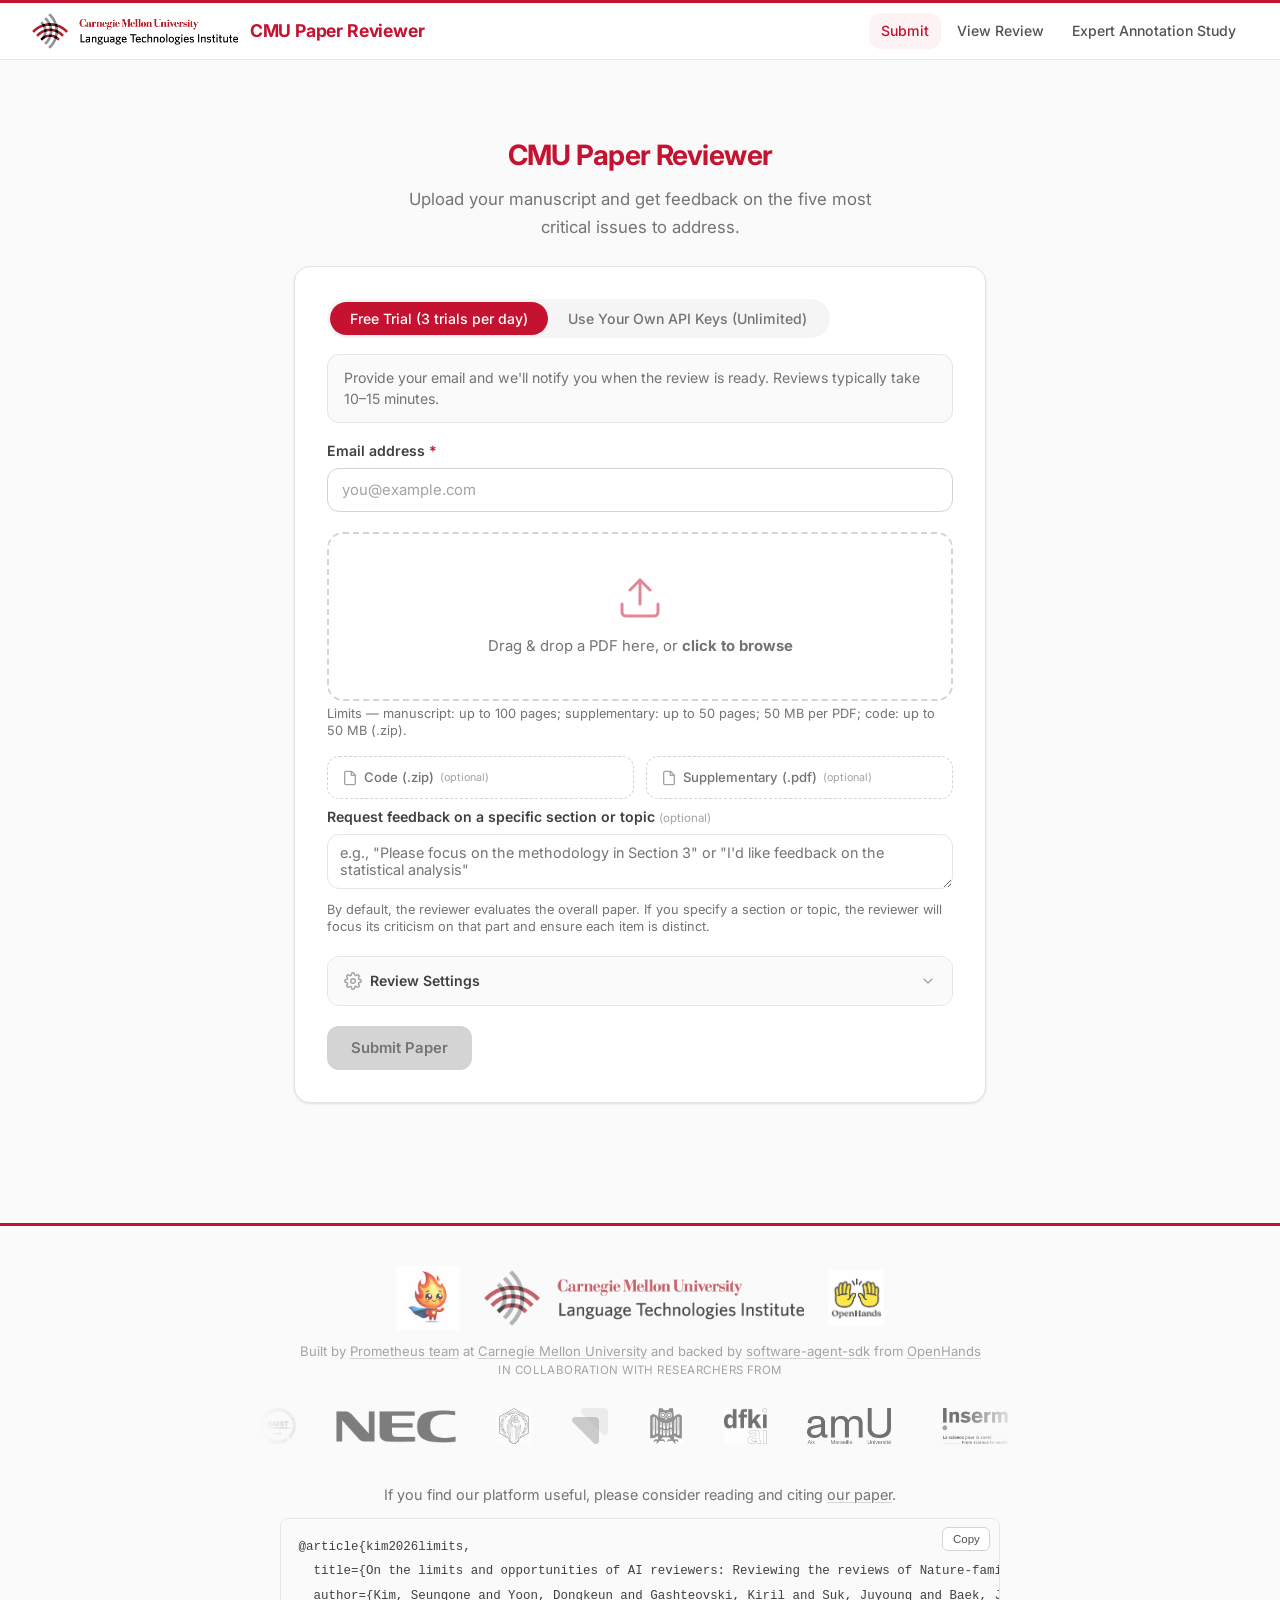
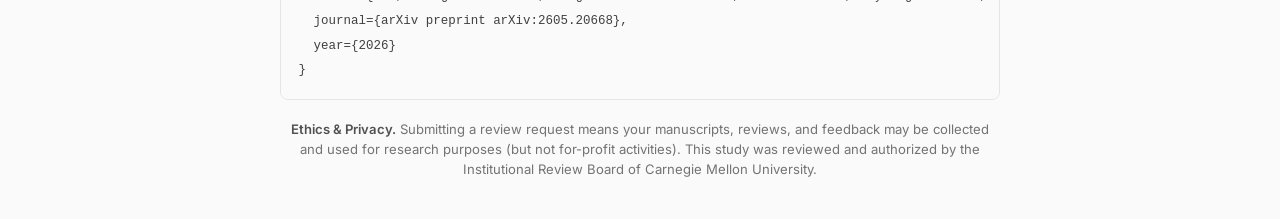
<file: docs/index.html>
<!DOCTYPE html>
<html lang="en">
<head>
  <meta charset="UTF-8">
  <meta name="viewport" content="width=device-width, initial-scale=1.0">
  <title>CMU Paper Reviewer — AI Peer Review for Scientific Papers</title>
  <meta name="description" content="Upload your scientific paper and get expert-level AI peer review on its most critical issues, grounded in the literature and your code. Built by the Prometheus team at CMU.">
  <link rel="canonical" href="https://prometheus-eval.github.io/cmu-paper-reviewer/">

  <!-- Icons -->
  <link rel="icon" href="favicon.ico" sizes="any">
  <link rel="icon" type="image/png" sizes="32x32" href="images/favicon-32x32.png">
  <link rel="icon" type="image/png" sizes="16x16" href="images/favicon-16x16.png">
  <link rel="apple-touch-icon" href="images/apple-touch-icon.png">
  <meta name="theme-color" content="#c41230">

  <!-- Open Graph / Twitter -->
  <meta property="og:type" content="website">
  <meta property="og:site_name" content="CMU Paper Reviewer">
  <meta property="og:title" content="CMU Paper Reviewer — AI Peer Review for Scientific Papers">
  <meta property="og:description" content="Upload your scientific paper and get expert-level AI peer review on its most critical issues, grounded in the literature and your code.">
  <meta property="og:url" content="https://prometheus-eval.github.io/cmu-paper-reviewer/">
  <meta property="og:image" content="https://prometheus-eval.github.io/cmu-paper-reviewer/images/og-image.png">
  <meta property="og:image:width" content="1200">
  <meta property="og:image:height" content="630">
  <meta name="twitter:card" content="summary_large_image">
  <meta name="twitter:title" content="CMU Paper Reviewer — AI Peer Review for Scientific Papers">
  <meta name="twitter:description" content="Upload your scientific paper and get expert-level AI peer review on its most critical issues, grounded in the literature and your code.">
  <meta name="twitter:image" content="https://prometheus-eval.github.io/cmu-paper-reviewer/images/og-image.png">

  <link rel="preconnect" href="https://fonts.googleapis.com">
  <link rel="preconnect" href="https://fonts.gstatic.com" crossorigin>
  <link href="https://fonts.googleapis.com/css2?family=Inter:wght@400;500;600;700&display=swap" rel="stylesheet">
  <link rel="stylesheet" href="css/style.css">
</head>
<body>
  <header>
    <img class="header-logo" src="images/cmu-lti-logo.png" alt="CMU LTI">
    <h1>CMU Paper Reviewer</h1>
    <nav>
      <a href="index.html" class="active">Submit</a>
      <a href="review.html">View Review</a>
      <a href="expert-annotation-study.html">Expert Annotation Study</a>
    </nav>
  </header>

  <main>
    <div class="hero">
      <h2>CMU Paper Reviewer</h2>
      <p>Upload your manuscript and get feedback on the five most critical issues to address.</p>
    </div>

    <div class="card">
      <div class="mode-toggle">
        <button class="mode-pill active" data-mode="queue">Free Trial (3 trials per day)</button>
        <button class="mode-pill" data-mode="byok">Use Your Own API Keys (Unlimited)</button>
      </div>

      <form id="upload-form">
        <input type="hidden" id="mode" name="mode" value="queue">

        <!-- Queue mode description -->
        <div class="mode-description" id="queue-description">
          Provide your email and we'll notify you when the review is ready. Reviews typically take 10–15 minutes.
        </div>

        <!-- BYOK mode description -->
        <div class="mode-description" id="byok-description" style="display:none;">
          Provide your own API keys for prioritized processing. Your keys are used only for this review and cleared immediately after.
        </div>

        <!-- Queue fields -->
        <div id="queue-fields">
          <label for="email">Email address <span class="required">*</span></label>
          <input type="email" id="email" name="email" placeholder="you@example.com">
        </div>

        <!-- BYOK fields -->
        <div id="byok-fields" style="display:none;">
          <label for="byok-email">Email address <span class="required">*</span></label>
          <input type="email" id="byok-email" placeholder="you@example.com">

          <label for="mistral-key">Mistral API Key <span class="required">*</span></label>
          <input type="password" id="mistral-key" placeholder="Enter your Mistral API key">
          <div class="field-hint">Used for OCR of the paper (converting the PDF to text).</div>

          <label for="litellm-key">LiteLLM API Key <span class="required">*</span></label>
          <input type="password" id="litellm-key" placeholder="Enter your LiteLLM API key">
          <div class="field-hint">Used for running the AI Reviewer.</div>

          <label for="litellm-url">LiteLLM Base URL <span class="required">*</span></label>
          <input type="text" id="litellm-url" placeholder="https://your-litellm-proxy.example.com">
          <div class="field-hint">The base URL of your LiteLLM proxy server.</div>

          <label for="tavily-key">Tavily API Key <span class="optional">(optional)</span></label>
          <input type="password" id="tavily-key" placeholder="Enter your Tavily API key">
          <div class="field-hint">Used for searching relevant information (papers, code repositories) to write a better review. Review quality is highly dependent on this key being provided.</div>
        </div>

        <div class="drop-zone" id="drop-zone">
          <svg class="drop-zone-icon" width="48" height="48" viewBox="0 0 24 24" fill="none" stroke="currentColor" stroke-width="1.5" stroke-linecap="round" stroke-linejoin="round">
            <path d="M21 15v4a2 2 0 0 1-2 2H5a2 2 0 0 1-2-2v-4"/>
            <polyline points="17 8 12 3 7 8"/>
            <line x1="12" y1="3" x2="12" y2="15"/>
          </svg>
          <p>Drag & drop a PDF here, or <strong>click to browse</strong></p>
          <input type="file" id="file-input" accept=".pdf">
        </div>
        <div class="field-hint">Limits — manuscript: up to 100 pages; supplementary: up to 50 pages; 50&nbsp;MB per PDF; code: up to 50&nbsp;MB (.zip).</div>

        <!-- Optional uploads -->
        <div class="optional-uploads">
          <label class="optional-upload-label">
            <svg width="16" height="16" viewBox="0 0 24 24" fill="none" stroke="currentColor" stroke-width="2" stroke-linecap="round" stroke-linejoin="round"><path d="M14 2H6a2 2 0 0 0-2 2v16a2 2 0 0 0 2 2h12a2 2 0 0 0 2-2V8z"/><polyline points="14 2 14 8 20 8"/></svg>
            <span>Code (.zip)</span>
            <span class="optional">(optional)</span>
            <input type="file" id="code-input" accept=".zip" style="display:none">
            <span id="code-file-name" class="file-tag"></span>
          </label>
          <label class="optional-upload-label">
            <svg width="16" height="16" viewBox="0 0 24 24" fill="none" stroke="currentColor" stroke-width="2" stroke-linecap="round" stroke-linejoin="round"><path d="M14 2H6a2 2 0 0 0-2 2v16a2 2 0 0 0 2 2h12a2 2 0 0 0 2-2V8z"/><polyline points="14 2 14 8 20 8"/></svg>
            <span>Supplementary (.pdf)</span>
            <span class="optional">(optional)</span>
            <input type="file" id="supp-input" accept=".pdf" style="display:none">
            <span id="supp-file-name" class="file-tag"></span>
          </label>
        </div>

        <!-- Focused feedback (optional) -->
        <div class="focused-feedback-section">
          <label for="focus-area">Request feedback on a specific section or topic <span class="optional">(optional)</span></label>
          <textarea id="focus-area" rows="2" placeholder="e.g., &quot;Please focus on the methodology in Section 3&quot; or &quot;I'd like feedback on the statistical analysis&quot;"></textarea>
          <div class="field-hint">By default, the reviewer evaluates the overall paper. If you specify a section or topic, the reviewer will focus its criticism on that part and ensure each item is distinct.</div>
        </div>

        <!-- Review Settings -->
        <div class="settings-section">
          <div class="settings-header" onclick="toggleSettingsPanel()">
            <svg width="18" height="18" viewBox="0 0 24 24" fill="none" stroke="currentColor" stroke-width="2" stroke-linecap="round" stroke-linejoin="round"><circle cx="12" cy="12" r="3"/><path d="M19.4 15a1.65 1.65 0 0 0 .33 1.82l.06.06a2 2 0 0 1 0 2.83 2 2 0 0 1-2.83 0l-.06-.06a1.65 1.65 0 0 0-1.82-.33 1.65 1.65 0 0 0-1 1.51V21a2 2 0 0 1-2 2 2 2 0 0 1-2-2v-.09A1.65 1.65 0 0 0 9 19.4a1.65 1.65 0 0 0-1.82.33l-.06.06a2 2 0 0 1-2.83 0 2 2 0 0 1 0-2.83l.06-.06A1.65 1.65 0 0 0 4.68 15a1.65 1.65 0 0 0-1.51-1H3a2 2 0 0 1-2-2 2 2 0 0 1 2-2h.09A1.65 1.65 0 0 0 4.6 9a1.65 1.65 0 0 0-.33-1.82l-.06-.06a2 2 0 0 1 0-2.83 2 2 0 0 1 2.83 0l.06.06A1.65 1.65 0 0 0 9 4.68a1.65 1.65 0 0 0 1-1.51V3a2 2 0 0 1 2-2 2 2 0 0 1 2 2v.09a1.65 1.65 0 0 0 1 1.51 1.65 1.65 0 0 0 1.82-.33l.06-.06a2 2 0 0 1 2.83 0 2 2 0 0 1 0 2.83l-.06.06A1.65 1.65 0 0 0 19.4 9a1.65 1.65 0 0 0 1.51 1H21a2 2 0 0 1 2 2 2 2 0 0 1-2 2h-.09a1.65 1.65 0 0 0-1.51 1z"/></svg>
            <span>Review Settings</span>
            <svg class="settings-chevron" viewBox="0 0 24 24" width="16" height="16" fill="none" stroke="currentColor" stroke-width="2" stroke-linecap="round" stroke-linejoin="round"><polyline points="6 9 12 15 18 9"/></svg>
          </div>
          <div id="settings-panel" class="settings-panel" style="display:none;">

            <!-- Feature: Enable future references -->
            <div class="setting-item">
              <div class="setting-row">
                <div class="setting-info">
                  <div class="setting-name">Enable references published after the paper</div>
                  <div class="setting-desc">When enabled, the reviewer uses the latest knowledge including works published after the manuscript. When disabled, only references published before the manuscript date are used (date is auto-detected from the PDF, or you can set it manually below).</div>
                </div>
                <label class="toggle-switch">
                  <input type="checkbox" id="setting-future-refs" checked>
                  <span class="toggle-slider"></span>
                </label>
              </div>
              <div id="paper-date-row" class="setting-sub-row" style="display:none;">
                <label for="setting-paper-date" class="setting-sub-label">Paper date (optional override)</label>
                <input type="date" id="setting-paper-date" class="date-input">
                <span class="setting-sub-hint">Leave blank to auto-detect from the PDF</span>
              </div>
            </div>

            <!-- Feature: Criticize limitations -->
            <div class="setting-item">
              <div class="setting-row">
                <div class="setting-info">
                  <div class="setting-name">Criticize items in the Limitations section</div>
                  <div class="setting-desc">When enabled, the reviewer may criticize items mentioned in the Limitations section if they are not justifiable. When disabled, the reviewer will skip issues already acknowledged by the authors.</div>
                </div>
                <label class="toggle-switch">
                  <input type="checkbox" id="setting-criticize-limitations" checked>
                  <span class="toggle-slider"></span>
                </label>
              </div>
            </div>

            <!-- Feature: Maximum review items -->
            <div class="setting-item">
              <div class="setting-row">
                <div class="setting-info">
                  <div class="setting-name">Maximum number of review items</div>
                  <div class="setting-desc">Control how many criticism points (1-10) the reviewer generates. Fewer items means only the most significant issues are reported.</div>
                </div>
                <div class="setting-control">
                  <input type="range" id="setting-max-items" min="1" max="10" value="5" class="range-input">
                  <span id="max-items-value" class="range-value">5</span>
                </div>
              </div>
            </div>

            <!-- Feature: Reviewer criteria preset -->
            <div class="setting-item">
              <div class="setting-row">
                <div class="setting-info">
                  <div class="setting-name">Reviewer criteria</div>
                  <div class="setting-desc">Choose a preset criteria set or customize your own. Nature criteria focus on validity and data quality; NeurIPS criteria emphasize originality, technical quality, clarity, and significance.</div>
                </div>
                <div class="setting-control">
                  <select id="setting-criteria-preset" class="select-input">
                    <option value="nature" selected>Nature</option>
                    <option value="neurips">NeurIPS</option>
                    <option value="custom">Custom</option>
                  </select>
                </div>
              </div>
              <button class="btn btn-secondary btn-sm" id="configure-criteria-btn" style="margin-top:0.5rem;">Configure Criteria</button>
            </div>

          </div>
        </div>

        <button type="submit" class="btn btn-primary" id="submit-btn" disabled>Submit Paper</button>
      </form>

      <div id="result" style="display:none;"></div>
    </div>

    <!-- Criteria Configuration Modal -->
    <div id="criteria-modal-root"></div>
  </main>

  <footer>
    <div class="footer-logos">
      <img class="footer-logo" src="images/prometheus-eval.png" alt="Prometheus" style="height:64px;">
      <img class="footer-logo" src="images/cmu-lti-logo.png" alt="CMU LTI">
      <img class="footer-logo" src="images/openhands-logo.png" alt="OpenHands">
    </div>
    <p>Built by <a href="https://github.com/prometheus-eval" class="footer-link">Prometheus team</a> at <a href="https://www.lti.cs.cmu.edu/" class="footer-link">Carnegie Mellon University</a> and backed by <a href="https://github.com/OpenHands/software-agent-sdk/" class="footer-link">software-agent-sdk</a> from <a href="https://openhands.dev/" class="footer-link">OpenHands</a></p>

    <!-- Rotating affiliation logos (built from the list in js/affiliations.js) -->
    <div class="affil-caption">In collaboration with researchers from</div>
    <div class="affiliations">
      <div class="affil-track" id="affil-track"></div>
    </div>

    <!-- Paper citation -->
    <div class="cite-box">
      <p class="cite-prompt">If you find our platform useful, please consider reading and citing <a href="https://arxiv.org/abs/2605.20668" class="footer-link" target="_blank" rel="noopener">our paper</a>.</p>
      <div class="bibtex-wrap">
        <button class="copy-bibtex" id="copy-bibtex-btn" type="button">Copy</button>
        <pre><code id="bibtex-content">@article{kim2026limits,
  title={On the limits and opportunities of AI reviewers: Reviewing the reviews of Nature-family papers with 45 expert scientists},
  author={Kim, Seungone and Yoon, Dongkeun and Gashteovski, Kiril and Suk, Juyoung and Baek, Jinheon and Aggarwal, Pranjal and Wu, Ian and Zaverkin, Viktor and Petkoski, Spase and Schrider, Daniel R and others},
  journal={arXiv preprint arXiv:2605.20668},
  year={2026}
}</code></pre>
      </div>
    </div>

    <!-- IRB information -->
    <div class="irb-box">
      <p class="irb-text"><span class="irb-label">Ethics &amp; Privacy.</span> Submitting a review request means your manuscripts, reviews, and feedback may be collected and used for research purposes (but not for-profit activities). This study was reviewed and authorized by the Institutional Review Board of Carnegie Mellon University.</p>
    </div>
  </footer>

  <script src="js/config.js"></script>
  <script src="js/upload.js"></script>
  <script src="js/affiliations.js"></script>
</body>
</html>
</file>
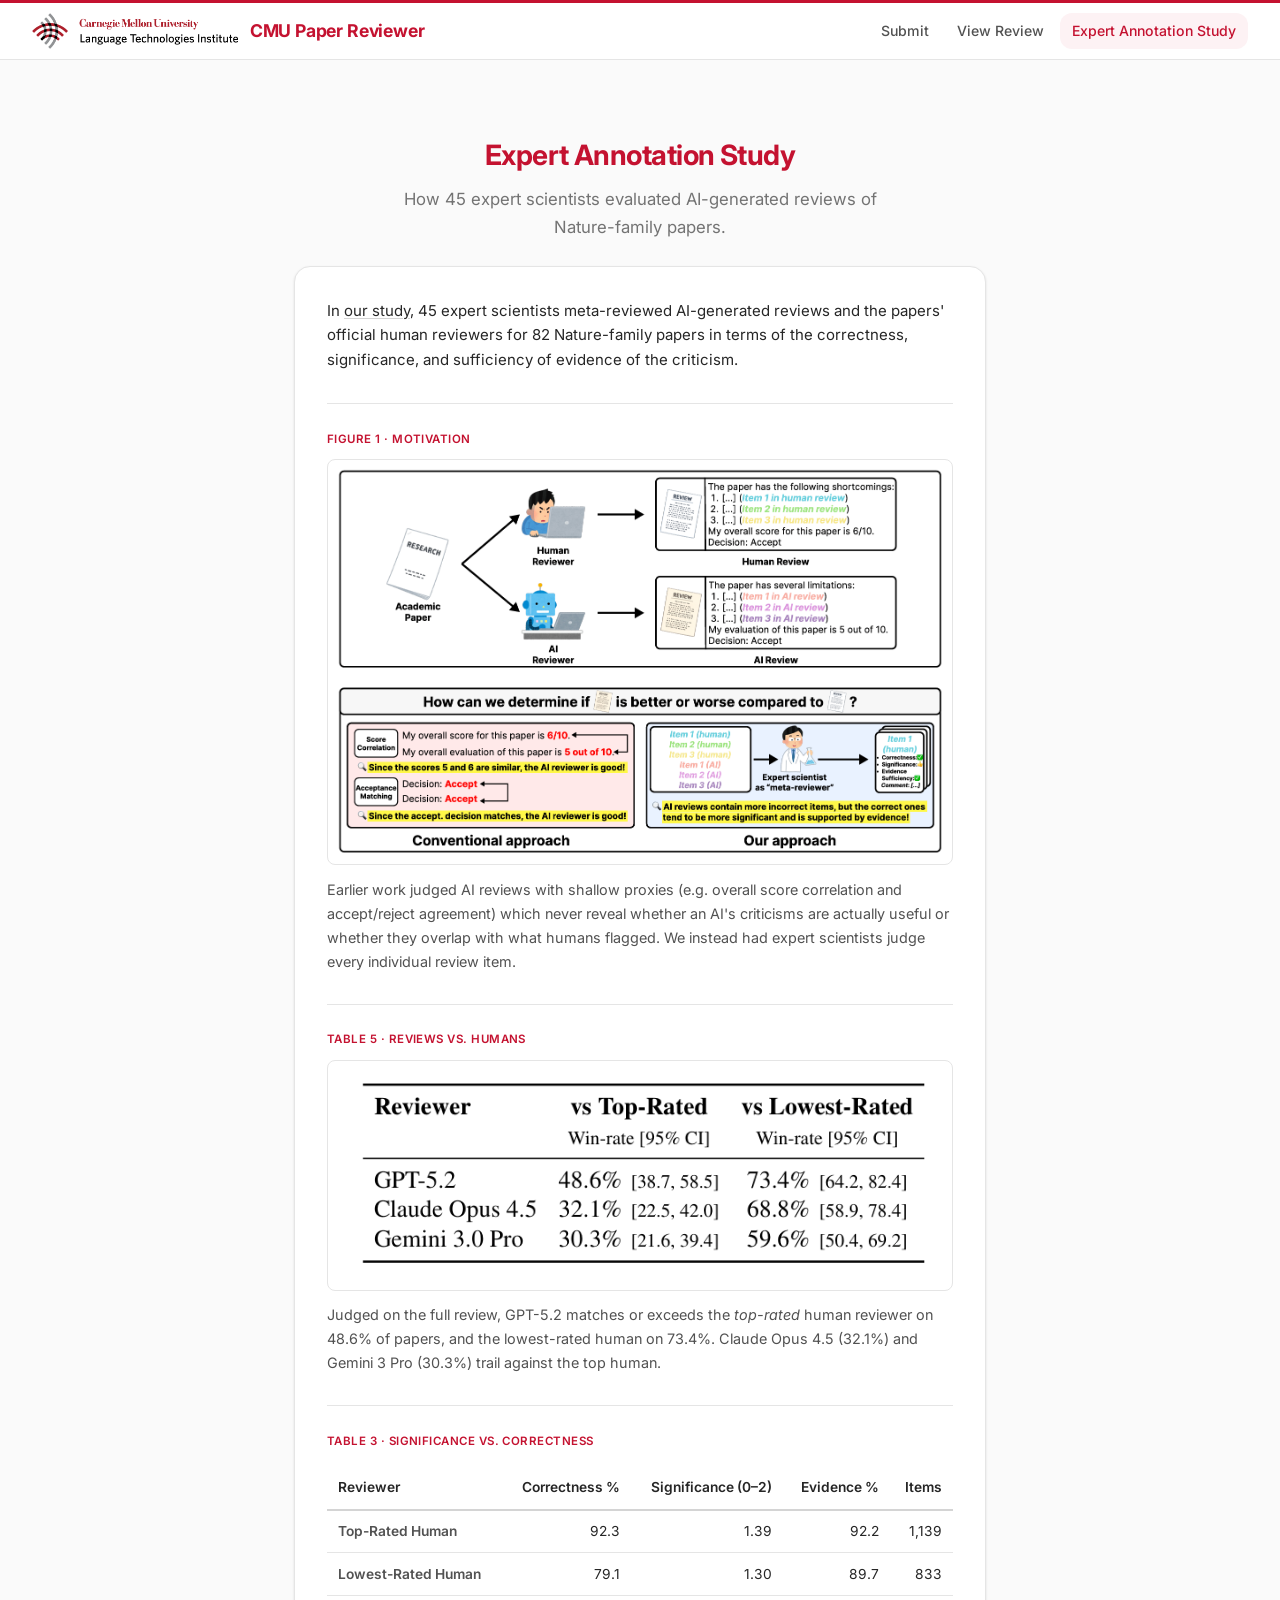
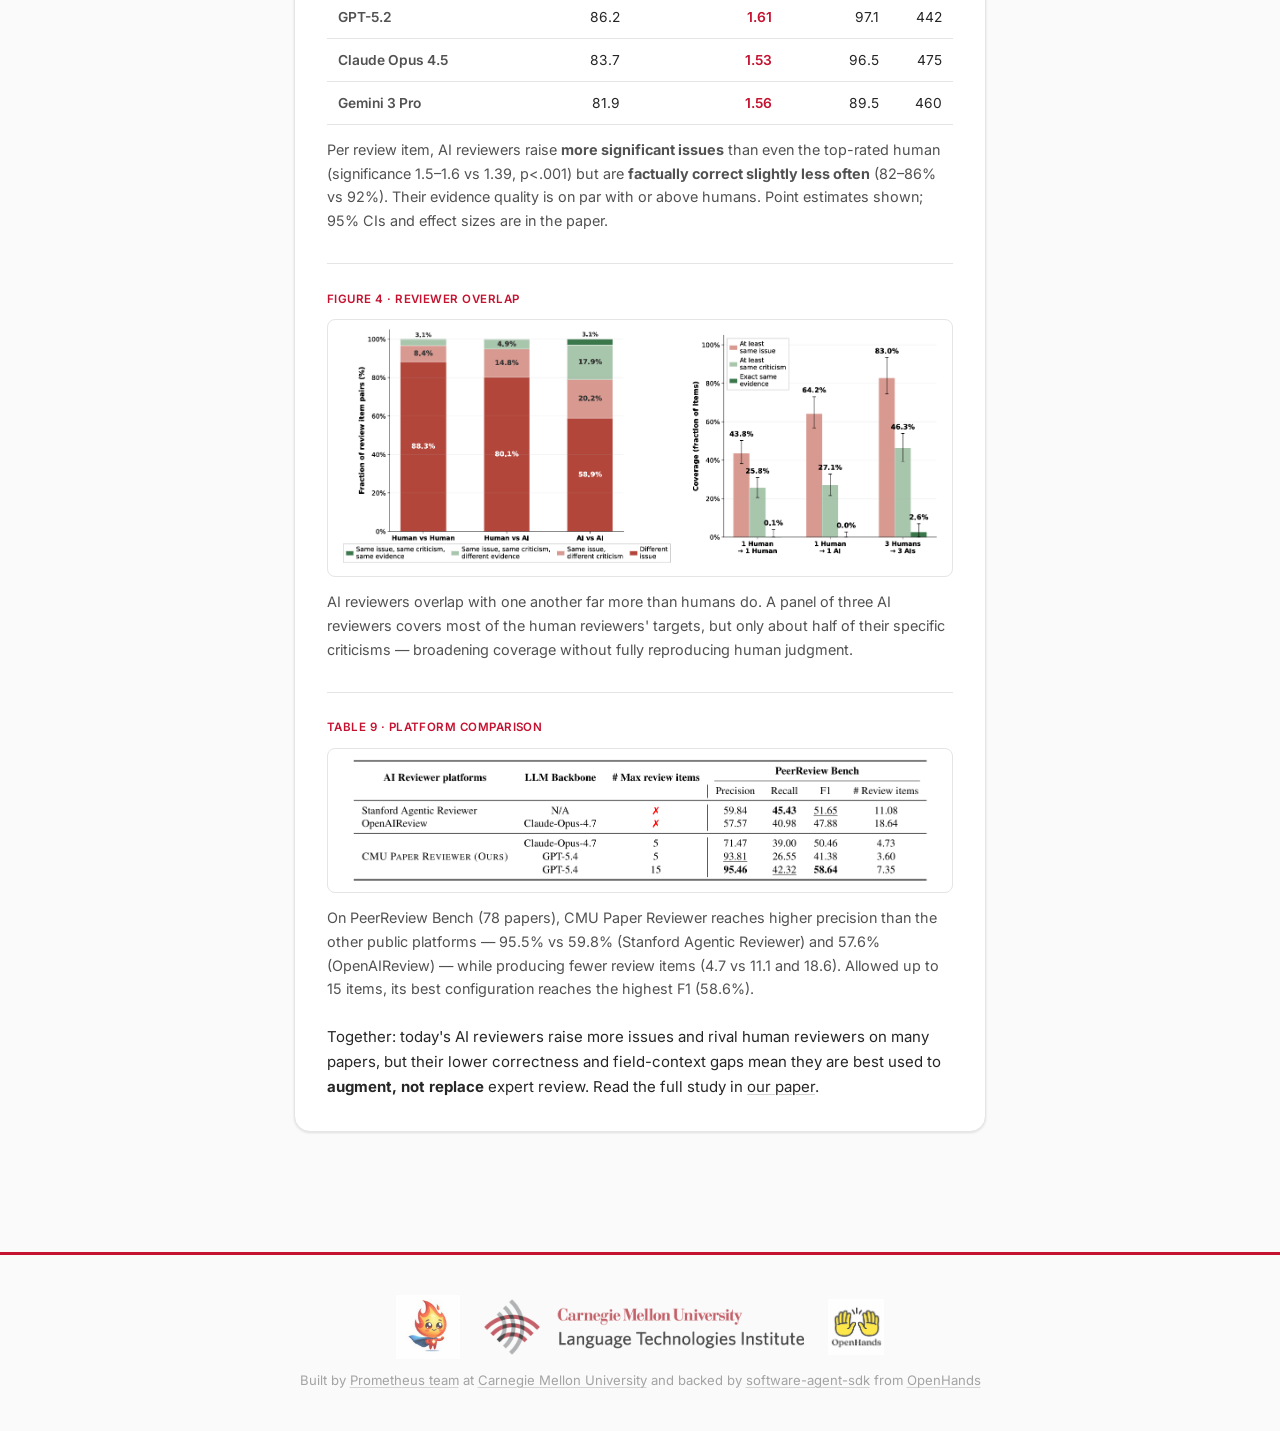
<file: docs/expert-annotation-study.html>
<!DOCTYPE html>
<html lang="en">
<head>
  <meta charset="UTF-8">
  <meta name="viewport" content="width=device-width, initial-scale=1.0">
  <title>Expert Annotation Study — CMU Paper Reviewer</title>
  <meta name="description" content="45 expert scientists evaluated AI-generated reviews of Nature-family papers, comparing AI reviewers with human reviewers in terms of correctness, significance, and sufficiency of evidence.">
  <link rel="canonical" href="https://prometheus-eval.github.io/cmu-paper-reviewer/expert-annotation-study.html">

  <!-- Icons -->
  <link rel="icon" href="favicon.ico" sizes="any">
  <link rel="icon" type="image/png" sizes="32x32" href="images/favicon-32x32.png">
  <link rel="icon" type="image/png" sizes="16x16" href="images/favicon-16x16.png">
  <link rel="apple-touch-icon" href="images/apple-touch-icon.png">
  <meta name="theme-color" content="#c41230">

  <!-- Open Graph / Twitter -->
  <meta property="og:type" content="article">
  <meta property="og:site_name" content="CMU Paper Reviewer">
  <meta property="og:title" content="Expert Annotation Study — CMU Paper Reviewer">
  <meta property="og:description" content="45 expert scientists evaluated AI-generated reviews of Nature-family papers, comparing AI reviewers with human reviewers.">
  <meta property="og:url" content="https://prometheus-eval.github.io/cmu-paper-reviewer/expert-annotation-study.html">
  <meta property="og:image" content="https://prometheus-eval.github.io/cmu-paper-reviewer/images/og-image.png">
  <meta property="og:image:width" content="1200">
  <meta property="og:image:height" content="630">
  <meta name="twitter:card" content="summary_large_image">
  <meta name="twitter:title" content="Expert Annotation Study — CMU Paper Reviewer">
  <meta name="twitter:description" content="45 expert scientists evaluated AI-generated reviews of Nature-family papers, comparing AI reviewers with human reviewers.">
  <meta name="twitter:image" content="https://prometheus-eval.github.io/cmu-paper-reviewer/images/og-image.png">

  <link rel="preconnect" href="https://fonts.googleapis.com">
  <link rel="preconnect" href="https://fonts.gstatic.com" crossorigin>
  <link href="https://fonts.googleapis.com/css2?family=Inter:wght@400;500;600;700&display=swap" rel="stylesheet">
  <link rel="stylesheet" href="css/style.css">
</head>
<body>
  <header>
    <img class="header-logo" src="images/cmu-lti-logo.png" alt="CMU LTI">
    <h1>CMU Paper Reviewer</h1>
    <nav>
      <a href="index.html">Submit</a>
      <a href="review.html">View Review</a>
      <a href="expert-annotation-study.html" class="active">Expert Annotation Study</a>
    </nav>
  </header>

  <main>
    <div class="hero">
      <h2>Expert Annotation Study</h2>
      <p>How 45 expert scientists evaluated AI-generated reviews of Nature-family papers.</p>
    </div>

    <div class="card">
      <section class="study-section" style="border-top:none;margin-top:0;padding-top:0;">
        <p>
          In <a href="https://arxiv.org/abs/2605.20668" class="footer-link" target="_blank" rel="noopener">our study</a>,
          45 expert scientists meta-reviewed AI-generated reviews and the papers' official human reviewers for 82 Nature-family papers in terms of the correctness, significance, and sufficiency of evidence of the criticism.
        </p>

        <figure class="paper-figure">
          <div class="fig-label">Figure 1 · Motivation</div>
          <img src="images/paper-fig1.png" alt="Figure 1: motivation for the expert annotation study">
          <p class="fig-summary">
            Earlier work judged AI reviews with shallow proxies (e.g. overall score correlation and accept/reject
            agreement) which never reveal whether an AI's criticisms are actually useful or whether they overlap
            with what humans flagged. We instead had expert scientists judge every individual review item.
          </p>
        </figure>

        <figure class="paper-figure">
          <div class="fig-label">Table 5 · Reviews vs. humans</div>
          <img src="images/paper-table5.png" alt="Table 5: win-rate of AI reviews against human references">
          <p class="fig-summary">
            Judged on the full review, GPT-5.2 matches or exceeds the <em>top-rated</em> human reviewer on 48.6%
            of papers, and the lowest-rated human on 73.4%. Claude Opus 4.5 (32.1%) and Gemini 3 Pro (30.3%) trail
            against the top human.
          </p>
        </figure>

        <figure class="paper-figure">
          <div class="fig-label">Table 3 · Significance vs. correctness</div>
          <table class="compare-table data-table">
            <thead>
              <tr>
                <th>Reviewer</th>
                <th>Correctness&nbsp;%</th>
                <th>Significance&nbsp;(0–2)</th>
                <th>Evidence&nbsp;%</th>
                <th>Items</th>
              </tr>
            </thead>
            <tbody>
              <tr><th scope="row">Top-Rated Human</th><td>92.3</td><td>1.39</td><td>92.2</td><td>1,139</td></tr>
              <tr><th scope="row">Lowest-Rated Human</th><td>79.1</td><td>1.30</td><td>89.7</td><td>833</td></tr>
              <tr><th scope="row">GPT-5.2</th><td>86.2</td><td class="hi">1.61</td><td>97.1</td><td>442</td></tr>
              <tr><th scope="row">Claude Opus 4.5</th><td>83.7</td><td class="hi">1.53</td><td>96.5</td><td>475</td></tr>
              <tr><th scope="row">Gemini 3 Pro</th><td>81.9</td><td class="hi">1.56</td><td>89.5</td><td>460</td></tr>
            </tbody>
          </table>
          <p class="fig-summary">
            Per review item, AI reviewers raise <strong>more significant issues</strong> than even the top-rated
            human (significance 1.5–1.6 vs 1.39, p&lt;.001) but are <strong>factually correct slightly less
            often</strong> (82–86% vs 92%). Their evidence quality is on par with or above humans. Point estimates
            shown; 95% CIs and effect sizes are in the paper.
          </p>
        </figure>

        <figure class="paper-figure">
          <div class="fig-label">Figure 4 · Reviewer overlap</div>
          <img src="images/paper-fig4.png" alt="Figure 4: overlap between human and AI reviewers">
          <p class="fig-summary">
            AI reviewers overlap with one another far more than humans do. A panel of three AI reviewers covers
            most of the human reviewers' targets, but only about half of their specific criticisms — broadening
            coverage without fully reproducing human judgment.
          </p>
        </figure>

        <figure class="paper-figure">
          <div class="fig-label">Table 9 · Platform comparison</div>
          <img src="images/paper-table9.png" alt="Table 9: comparison of AI reviewer platforms on PeerReview Bench">
          <p class="fig-summary">
            On PeerReview Bench (78 papers), CMU Paper Reviewer reaches higher precision than the other public
            platforms — 95.5% vs 59.8% (Stanford Agentic Reviewer) and 57.6% (OpenAIReview) — while producing
            fewer review items (4.7 vs 11.1 and 18.6). Allowed up to 15 items, its best configuration reaches the
            highest F1 (58.6%).
          </p>
        </figure>

        <p style="margin-top:1.5rem;">
          Together: today's AI reviewers raise more issues and rival human reviewers on many papers, but their
          lower correctness and field-context gaps mean they are best used to <strong>augment, not replace</strong>
          expert review. Read the full study in
          <a href="https://arxiv.org/abs/2605.20668" class="footer-link" target="_blank" rel="noopener">our paper</a>.
        </p>
      </section>
    </div>
  </main>

  <footer>
    <div class="footer-logos">
      <img class="footer-logo" src="images/prometheus-eval.png" alt="Prometheus" style="height:64px;">
      <img class="footer-logo" src="images/cmu-lti-logo.png" alt="CMU LTI">
      <img class="footer-logo" src="images/openhands-logo.png" alt="OpenHands">
    </div>
    <p>Built by <a href="https://github.com/prometheus-eval" class="footer-link">Prometheus team</a> at <a href="https://www.lti.cs.cmu.edu/" class="footer-link">Carnegie Mellon University</a> and backed by <a href="https://github.com/OpenHands/software-agent-sdk/" class="footer-link">software-agent-sdk</a> from <a href="https://openhands.dev/" class="footer-link">OpenHands</a></p>
  </footer>

  <script src="js/config.js"></script>
</body>
</html>
</file>
<file: docs/css/style.css>
/* ======================================================
   CMU Paper Reviewer — Design System
   ====================================================== */

/* --- CSS Variables --- */
:root {
  --cmu-red: #C41230;
  --cmu-red-dark: #9E0E27;
  --cmu-red-light: #fdf2f4;

  --gray-50: #FAFAFA;
  --gray-100: #F5F5F5;
  --gray-200: #E5E5E5;
  --gray-300: #D4D4D4;
  --gray-400: #A3A3A3;
  --gray-500: #737373;
  --gray-600: #525252;
  --gray-700: #404040;
  --gray-800: #262626;
  --gray-900: #171717;
  --gray-950: #0A0A0A;

  --success: #16A34A;
  --success-light: #F0FDF4;
  --success-border: #BBF7D0;
  --error: #DC2626;
  --error-light: #FEF2F2;
  --error-border: #FECACA;
  --info: #2563EB;
  --info-light: #EFF6FF;
  --info-border: #BFDBFE;
  --warning: #CA8A04;
  --warning-light: #FEFCE8;
  --warning-border: #FEF08A;

  --radius: 12px;
  --radius-lg: 16px;
  --radius-full: 9999px;
  --shadow-sm: 0 1px 2px rgba(0,0,0,0.05);
  --shadow: 0 1px 3px rgba(0,0,0,0.08), 0 1px 2px rgba(0,0,0,0.04);
  --shadow-md: 0 4px 6px rgba(0,0,0,0.06), 0 2px 4px rgba(0,0,0,0.04);
  --shadow-lg: 0 10px 15px rgba(0,0,0,0.08), 0 4px 6px rgba(0,0,0,0.04);
}

/* --- Reset --- */
*, *::before, *::after {
  box-sizing: border-box;
  margin: 0;
  padding: 0;
}

/* --- Base --- */
body {
  font-family: "Inter", -apple-system, BlinkMacSystemFont, "Segoe UI", Roboto, sans-serif;
  font-size: 15px;
  line-height: 1.65;
  color: var(--gray-800);
  background: var(--gray-50);
  -webkit-font-smoothing: antialiased;
}

a {
  color: var(--cmu-red);
  text-decoration: none;
}
a:hover {
  text-decoration: underline;
}

/* --- Header --- */
header {
  position: sticky;
  top: 0;
  z-index: 100;
  background: rgba(255,255,255,0.92);
  backdrop-filter: blur(12px);
  -webkit-backdrop-filter: blur(12px);
  border-bottom: 1px solid var(--gray-200);
  border-top: 3px solid var(--cmu-red);
  padding: 0 2rem;
  height: 60px;
  display: flex;
  align-items: center;
  gap: 0.75rem;
}

.header-logo {
  height: 36px;
  width: auto;
  object-fit: contain;
}

header h1 {
  font-size: 1.1rem;
  font-weight: 700;
  color: var(--cmu-red);
  letter-spacing: -0.01em;
}

header nav {
  margin-left: auto;
  display: flex;
  gap: 0.25rem;
}

header nav a {
  color: var(--gray-600);
  font-size: 0.88rem;
  font-weight: 500;
  padding: 0.4rem 0.75rem;
  border-radius: var(--radius);
  transition: background 0.15s, color 0.15s;
}

header nav a:hover {
  background: var(--gray-100);
  color: var(--gray-900);
  text-decoration: none;
}

header nav a.active {
  background: var(--cmu-red-light);
  color: var(--cmu-red);
  text-decoration: none;
}

/* --- Layout --- */
main {
  max-width: 740px;
  margin: 0 auto;
  padding: 2rem 1.5rem 4rem;
}

/* --- Hero --- */
.hero {
  text-align: center;
  padding: 2.5rem 0 1.5rem;
}

.hero h2 {
  font-size: 1.75rem;
  font-weight: 700;
  color: var(--cmu-red);
  letter-spacing: -0.02em;
  margin-bottom: 0.5rem;
}

.hero p {
  color: var(--gray-500);
  font-size: 1.05rem;
  max-width: 480px;
  margin: 0 auto;
}

/* --- Cards --- */
.card {
  background: #fff;
  border: 1px solid var(--gray-200);
  border-radius: var(--radius-lg);
  padding: 2rem;
  box-shadow: var(--shadow);
  margin-bottom: 1.5rem;
  animation: fadeIn 0.3s ease-out;
}

.card h2 {
  font-size: 1.2rem;
  font-weight: 700;
  color: var(--gray-900);
  margin-bottom: 0.25rem;
}

.card > p {
  color: var(--gray-500);
  font-size: 0.93rem;
  margin-bottom: 1rem;
}

/* --- Mode Toggle (pill capsule) --- */
.mode-toggle {
  display: inline-flex;
  background: var(--gray-100);
  border-radius: var(--radius-full);
  padding: 3px;
  margin-bottom: 1rem;
}

.mode-pill {
  padding: 0.5rem 1.25rem;
  border: none;
  background: transparent;
  border-radius: var(--radius-full);
  font-size: 0.88rem;
  font-weight: 500;
  color: var(--gray-500);
  cursor: pointer;
  transition: all 0.2s;
  font-family: inherit;
}

.mode-pill:hover {
  color: var(--gray-700);
}

.mode-pill.active {
  background: var(--cmu-red);
  color: #fff;
  box-shadow: var(--shadow-sm);
}

/* --- Mode description callout --- */
.mode-description {
  color: var(--gray-500);
  font-size: 0.88rem;
  line-height: 1.55;
  padding: 0.75rem 1rem;
  background: var(--gray-50);
  border-radius: var(--radius);
  border: 1px solid var(--gray-200);
  margin-bottom: 1rem;
}

/* --- Labels --- */
label {
  display: block;
  font-size: 0.88rem;
  font-weight: 600;
  color: var(--gray-700);
  margin-bottom: 0.35rem;
  margin-top: 1rem;
}

label:first-of-type {
  margin-top: 0;
}

.required {
  color: var(--cmu-red);
  font-weight: 600;
}

.optional {
  color: var(--gray-400);
  font-weight: 400;
  font-size: 0.82em;
}

/* --- Form inputs --- */
input[type="email"],
input[type="text"],
input[type="password"] {
  width: 100%;
  height: 44px;
  padding: 0 0.85rem;
  border: 1px solid var(--gray-300);
  border-radius: var(--radius);
  font-size: 0.93rem;
  font-family: inherit;
  color: var(--gray-800);
  background: #fff;
  transition: border-color 0.15s, box-shadow 0.15s;
}

input:focus {
  outline: none;
  border-color: var(--cmu-red);
  box-shadow: 0 0 0 3px rgba(196, 18, 48, 0.12);
}

input::placeholder {
  color: var(--gray-400);
}

/* --- Drop Zone --- */
.drop-zone {
  border: 2px dashed var(--gray-300);
  border-radius: var(--radius-lg);
  padding: 2.5rem 1.5rem;
  text-align: center;
  cursor: pointer;
  transition: border-color 0.2s, background 0.2s;
  margin-top: 1.25rem;
}

.drop-zone:hover,
.drop-zone.dragover {
  border-color: var(--cmu-red);
  background: var(--cmu-red-light);
}

.drop-zone.has-file {
  border-color: var(--success);
  background: var(--success-light);
  border-style: solid;
}

.drop-zone-icon {
  display: block;
  margin: 0 auto 0.75rem;
  color: var(--cmu-red);
  opacity: 0.5;
}

.drop-zone.has-file .drop-zone-icon {
  color: var(--success);
}

.drop-zone p {
  color: var(--gray-500);
  font-size: 0.93rem;
}

.drop-zone.has-file p {
  color: var(--success);
  font-weight: 600;
}

.clear-file {
  display: inline-block;
  margin-top: 0.6rem;
  padding: 0.3rem 1rem;
  font-size: 0.82rem;
  font-family: inherit;
  color: var(--error);
  background: var(--error-light);
  border: 1px solid var(--error-border);
  border-radius: var(--radius-full);
  cursor: pointer;
  transition: background 0.15s;
}

.clear-file:hover {
  background: var(--error-border);
}

.drop-zone input[type="file"] {
  display: none;
}

/* --- Optional uploads --- */
.optional-uploads {
  display: flex;
  gap: 0.75rem;
  margin-top: 1rem;
}

.optional-upload-label {
  flex: 1;
  display: flex;
  align-items: center;
  gap: 0.4rem;
  padding: 0.6rem 0.85rem;
  border: 1px dashed var(--gray-300);
  border-radius: var(--radius);
  cursor: pointer;
  font-size: 0.82rem;
  font-weight: 500;
  color: var(--gray-500);
  transition: border-color 0.15s, background 0.15s;
  margin-top: 0;
}

.optional-upload-label:hover {
  border-color: var(--cmu-red);
  background: var(--cmu-red-light);
  color: var(--gray-700);
}

.optional-upload-label svg {
  flex-shrink: 0;
  color: var(--gray-400);
}

.file-tag {
  font-size: 0.75rem;
  color: var(--success);
  font-weight: 600;
  margin-left: auto;
  white-space: nowrap;
  overflow: hidden;
  text-overflow: ellipsis;
  max-width: 120px;
}

/* --- Settings Section --- */
.settings-section {
  margin-top: 1.25rem;
  border: 1px solid var(--gray-200);
  border-radius: var(--radius);
  overflow: hidden;
}

.settings-header {
  display: flex;
  align-items: center;
  gap: 0.5rem;
  padding: 0.75rem 1rem;
  background: var(--gray-50);
  cursor: pointer;
  user-select: none;
  font-size: 0.88rem;
  font-weight: 600;
  color: var(--gray-700);
  transition: background 0.15s;
}

.settings-header:hover {
  background: var(--gray-100);
}

.settings-header svg {
  color: var(--gray-400);
  flex-shrink: 0;
}

.settings-chevron {
  margin-left: auto;
  transition: transform 0.2s;
}

.settings-panel {
  padding: 1rem;
  border-top: 1px solid var(--gray-200);
}

.setting-item {
  padding: 0.75rem 0;
  border-bottom: 1px solid var(--gray-100);
}

.setting-item:last-child {
  border-bottom: none;
}

.setting-row {
  display: flex;
  align-items: flex-start;
  gap: 1rem;
}

.setting-info {
  flex: 1;
  min-width: 0;
}

.setting-name {
  font-size: 0.88rem;
  font-weight: 600;
  color: var(--gray-800);
  margin-bottom: 0.2rem;
}

.setting-desc {
  font-size: 0.78rem;
  color: var(--gray-500);
  line-height: 1.45;
}

.setting-control {
  flex-shrink: 0;
  display: flex;
  align-items: center;
  gap: 0.5rem;
}

.setting-sub-row {
  display: flex;
  align-items: center;
  gap: 0.6rem;
  margin-top: 0.6rem;
  padding-top: 0.5rem;
  border-top: 1px dashed var(--gray-200);
}

.setting-sub-label {
  font-size: 0.78rem;
  font-weight: 600;
  color: var(--gray-600);
  white-space: nowrap;
  margin: 0;
}

.setting-sub-hint {
  font-size: 0.72rem;
  color: var(--gray-400);
  white-space: nowrap;
}

.field-hint {
  font-size: 0.8rem;
  color: var(--gray-500);
  margin-top: 0.25rem;
  margin-bottom: 0.5rem;
  line-height: 1.4;
}

.focused-feedback-section {
  margin-bottom: 1rem;
}

.focused-feedback-section textarea {
  width: 100%;
  padding: 0.6rem 0.75rem;
  border: 1px solid var(--gray-200);
  border-radius: var(--radius);
  font-family: inherit;
  font-size: 0.9rem;
  resize: vertical;
  transition: border-color 0.2s;
}

.focused-feedback-section textarea:focus {
  outline: none;
  border-color: var(--cmu-red);
  box-shadow: 0 0 0 3px rgba(196, 18, 48, 0.1);
}

.date-input {
  height: 32px;
  padding: 0 0.5rem;
  border: 1px solid var(--gray-300);
  border-radius: 6px;
  font-size: 0.82rem;
  font-family: inherit;
  color: var(--gray-800);
}

.date-input:focus {
  outline: none;
  border-color: var(--cmu-red);
  box-shadow: 0 0 0 3px rgba(196, 18, 48, 0.12);
}

/* Toggle switch */
.toggle-switch {
  position: relative;
  display: inline-block;
  width: 42px;
  height: 24px;
  flex-shrink: 0;
  margin-top: 2px;
}

.toggle-switch input {
  opacity: 0;
  width: 0;
  height: 0;
}

.toggle-slider {
  position: absolute;
  cursor: pointer;
  top: 0;
  left: 0;
  right: 0;
  bottom: 0;
  background: var(--gray-300);
  border-radius: 24px;
  transition: 0.2s;
}

.toggle-slider::before {
  content: "";
  position: absolute;
  height: 18px;
  width: 18px;
  left: 3px;
  bottom: 3px;
  background: white;
  border-radius: 50%;
  transition: 0.2s;
}

.toggle-switch input:checked + .toggle-slider {
  background: var(--cmu-red);
}

.toggle-switch input:checked + .toggle-slider::before {
  transform: translateX(18px);
}

.toggle-sm {
  width: 36px;
  height: 20px;
}

.toggle-sm .toggle-slider::before {
  height: 14px;
  width: 14px;
}

.toggle-sm input:checked + .toggle-slider::before {
  transform: translateX(16px);
}

/* Range input */
.range-input {
  width: 100px;
  accent-color: var(--cmu-red);
}

.range-value {
  font-size: 0.88rem;
  font-weight: 700;
  color: var(--cmu-red);
  min-width: 1.5rem;
  text-align: center;
}

/* Select input */
.select-input {
  height: 34px;
  padding: 0 0.6rem;
  border: 1px solid var(--gray-300);
  border-radius: var(--radius);
  font-size: 0.82rem;
  font-family: inherit;
  color: var(--gray-800);
  background: #fff;
  cursor: pointer;
}

.select-input:focus {
  outline: none;
  border-color: var(--cmu-red);
  box-shadow: 0 0 0 3px rgba(196, 18, 48, 0.12);
}

/* --- Criteria Config Modal --- */
.criteria-presets-row {
  display: flex;
  gap: 0.5rem;
  margin-bottom: 1rem;
}

.criteria-list {
  max-height: 360px;
  overflow-y: auto;
  border: 1px solid var(--gray-200);
  border-radius: var(--radius);
  margin-bottom: 1rem;
}

.criteria-config-item {
  padding: 0.6rem 0.85rem;
  border-bottom: 1px solid var(--gray-100);
}

.criteria-config-item:last-child {
  border-bottom: none;
}

.criteria-config-row {
  display: flex;
  align-items: flex-start;
  gap: 0.75rem;
}

.criteria-arrows {
  display: flex;
  flex-direction: column;
  gap: 1px;
  flex-shrink: 0;
  min-width: 1.2rem;
  align-items: center;
}

.criteria-arrow-btn {
  background: none;
  border: none;
  font-size: 0.65rem;
  color: var(--gray-400);
  cursor: pointer;
  padding: 0;
  line-height: 1;
  transition: color 0.15s;
  width: 1.2rem;
  height: 0.85rem;
  display: flex;
  align-items: center;
  justify-content: center;
}

.criteria-arrow-btn:hover {
  color: var(--cmu-red);
}

.criteria-arrow-placeholder {
  display: block;
  width: 1.2rem;
  height: 0.85rem;
}

.criteria-config-item[draggable="true"] {
  transition: background 0.15s, box-shadow 0.15s;
}

.criteria-config-item.dragging {
  opacity: 0.4;
  background: var(--gray-100);
}

.criteria-config-item.drag-over {
  box-shadow: 0 -2px 0 0 var(--cmu-red);
}

.criteria-config-item.criteria-disabled {
  opacity: 0.5;
  background: var(--gray-50);
}

.criteria-rank {
  color: var(--cmu-red);
  font-weight: 700;
  font-size: 0.82rem;
}

.criteria-config-info {
  flex: 1;
  min-width: 0;
}

.criteria-config-name {
  font-size: 0.85rem;
  font-weight: 600;
  color: var(--gray-800);
}

.criteria-config-desc {
  font-size: 0.75rem;
  color: var(--gray-500);
  line-height: 1.4;
  margin-top: 0.15rem;
}

.criteria-remove-btn {
  background: none;
  border: none;
  font-size: 1.2rem;
  color: var(--gray-400);
  cursor: pointer;
  padding: 0 0.3rem;
  line-height: 1;
  transition: color 0.15s;
}

.criteria-remove-btn:hover {
  color: var(--error);
}

.add-criteria-section {
  border: 1px dashed var(--gray-300);
  border-radius: var(--radius);
  padding: 0.75rem;
  margin-bottom: 1rem;
}

.add-criteria-header {
  font-size: 0.82rem;
  font-weight: 600;
  color: var(--gray-600);
  margin-bottom: 0.5rem;
}

.add-criteria-fields {
  display: flex;
  gap: 0.5rem;
  align-items: center;
}

.add-criteria-input {
  flex: 1;
  height: 34px;
  padding: 0 0.6rem;
  border: 1px solid var(--gray-300);
  border-radius: 6px;
  font-size: 0.82rem;
  font-family: inherit;
}

.add-criteria-input:focus {
  outline: none;
  border-color: var(--cmu-red);
}

/* --- Verification Code --- */
.verification-code-section {
  margin-top: 1.5rem;
}

.code-viewer {
  margin-top: 0.75rem;
  border: 1px solid var(--gray-200);
  border-radius: var(--radius);
  overflow: hidden;
}

.code-file-header {
  display: flex;
  align-items: center;
  justify-content: space-between;
  padding: 0.5rem 0.85rem;
  background: var(--gray-100);
  border-bottom: 1px solid var(--gray-200);
  font-size: 0.78rem;
  font-weight: 600;
  color: var(--gray-600);
}

.code-file-content {
  padding: 0.85rem;
  background: var(--gray-50);
  overflow-x: auto;
  max-height: 400px;
  overflow-y: auto;
}

.code-file-content pre {
  margin: 0;
  font-family: "SF Mono", "Fira Code", "Courier New", monospace;
  font-size: 0.82rem;
  line-height: 1.5;
  color: var(--gray-800);
  white-space: pre;
}

/* --- Annotation Modal --- */
.modal-overlay {
  position: fixed;
  top: 0;
  left: 0;
  right: 0;
  bottom: 0;
  background: rgba(0,0,0,0.5);
  backdrop-filter: blur(4px);
  z-index: 1000;
  display: flex;
  align-items: center;
  justify-content: center;
  animation: fadeIn 0.2s ease-out;
}

.modal {
  background: #fff;
  border-radius: var(--radius-lg);
  box-shadow: var(--shadow-lg);
  max-width: 700px;
  width: 92%;
  max-height: 85vh;
  overflow-y: auto;
  padding: 2rem;
  animation: slideDown 0.3s ease-out;
}

.modal h3 {
  font-size: 1.1rem;
  font-weight: 700;
  color: var(--gray-900);
  margin-bottom: 0.25rem;
}

.modal .modal-subtitle {
  font-size: 0.88rem;
  color: var(--gray-500);
  margin-bottom: 1.25rem;
}

.modal .item-preview {
  background: var(--cmu-red-light);
  border-left: 3px solid var(--cmu-red);
  border-radius: 0 var(--radius) var(--radius) 0;
  padding: 0.75rem 1rem;
  margin-bottom: 1.25rem;
  font-size: 0.88rem;
  color: var(--gray-700);
  line-height: 1.55;
  max-height: 340px;
  overflow-y: auto;
}

.annotation-group {
  margin-bottom: 1rem;
}

.annotation-group-label {
  font-size: 0.82rem;
  font-weight: 600;
  color: var(--gray-700);
  margin-bottom: 0.35rem;
}

.annotation-hint {
  font-size: 0.78rem;
  color: var(--gray-500);
  line-height: 1.5;
  margin-bottom: 0.5rem;
}

.annotation-buttons {
  display: flex;
  gap: 0.5rem;
  flex-wrap: wrap;
}

.annotation-btn {
  padding: 0.45rem 1rem;
  border: 1px solid var(--gray-300);
  border-radius: var(--radius-full);
  background: #fff;
  font-size: 0.82rem;
  font-weight: 500;
  font-family: inherit;
  color: var(--gray-600);
  cursor: pointer;
  transition: all 0.15s;
}

.annotation-btn:hover {
  border-color: var(--cmu-red);
  color: var(--cmu-red);
}

.annotation-btn.selected {
  background: var(--cmu-red);
  border-color: var(--cmu-red);
  color: #fff;
}

.annotation-textarea {
  width: 100%;
  min-height: 72px;
  padding: 0.6rem 0.85rem;
  border: 1px solid var(--gray-300);
  border-radius: var(--radius);
  font-size: 0.85rem;
  font-family: inherit;
  color: var(--gray-800);
  line-height: 1.55;
  resize: vertical;
  transition: border-color 0.15s;
  box-sizing: border-box;
}

.annotation-textarea:focus {
  outline: none;
  border-color: var(--cmu-red);
  box-shadow: 0 0 0 2px rgba(196, 18, 48, 0.1);
}

.debate-trigger {
  margin-top: 0.75rem;
  text-align: center;
}

.debate-btn {
  width: 100%;
}

/* --- Debate Mode --- */
.modal.modal-debate {
  max-width: 1100px;
  width: 96%;
}

.debate-layout {
  display: grid;
  grid-template-columns: 1fr 1fr;
  gap: 1.5rem;
  min-height: 500px;
}

.debate-left {
  border-right: 1px solid var(--gray-200);
  padding-right: 1.5rem;
  overflow-y: auto;
  max-height: 70vh;
}

.debate-right {
  display: flex;
  flex-direction: column;
}

.debate-header {
  display: flex;
  justify-content: space-between;
  align-items: center;
  padding-bottom: 0.75rem;
  border-bottom: 1px solid var(--gray-200);
  margin-bottom: 0.75rem;
}

.debate-title { font-weight: 700; color: var(--gray-800); }

.turn-counter {
  font-size: 0.82rem;
  font-weight: 600;
  color: var(--gray-500);
  background: var(--gray-100);
  padding: 0.25rem 0.6rem;
  border-radius: var(--radius-full);
}

.chat-messages {
  flex: 1;
  overflow-y: auto;
  padding: 0.5rem 0;
  display: flex;
  flex-direction: column;
  gap: 0.75rem;
}

.chat-bubble {
  max-width: 85%;
  padding: 0.6rem 0.85rem;
  border-radius: var(--radius);
  font-size: 0.88rem;
  line-height: 1.55;
  word-wrap: break-word;
}

.chat-user {
  align-self: flex-end;
  background: var(--cmu-red);
  color: #fff;
  border-bottom-right-radius: 4px;
}

.chat-assistant {
  align-self: flex-start;
  background: var(--gray-100);
  color: var(--gray-800);
  border-bottom-left-radius: 4px;
}

.chat-input-area {
  display: flex;
  gap: 0.5rem;
  padding-top: 0.75rem;
  border-top: 1px solid var(--gray-200);
  margin-top: auto;
}

.chat-input {
  flex: 1;
  border: 1px solid var(--gray-300);
  border-radius: var(--radius);
  padding: 0.5rem 0.75rem;
  font-family: inherit;
  font-size: 0.88rem;
  resize: none;
}

.chat-input:focus { outline: none; border-color: var(--cmu-red); }

.typing-indicator { color: var(--gray-400); }

.derail-message {
  text-align: center;
  padding: 1rem;
  font-weight: 700;
  color: var(--warning);
  font-size: 1.1rem;
}

.debate-conclusion {
  padding: 1rem;
  text-align: center;
}

.verdict-text { font-weight: 700; font-size: 1rem; margin-bottom: 0.5rem; }
.verdict-question { font-size: 0.88rem; color: var(--gray-500); margin-bottom: 0.75rem; }
.verdict-buttons { display: flex; gap: 1rem; justify-content: center; }

.verdict-btn {
  font-size: 2rem;
  padding: 0.5rem 1rem;
  border: 2px solid var(--gray-200);
  border-radius: var(--radius);
  background: #fff;
  cursor: pointer;
  transition: all 0.15s;
}

.verdict-btn.verdict-agree:hover { border-color: var(--success); background: var(--success-light); }
.verdict-btn.verdict-disagree:hover { border-color: var(--error); background: var(--error-light); }

/* --- Concrete Action Items --- */
.action-item-section {
  margin-top: 1rem;
  border: 1px solid var(--gray-200);
  border-radius: var(--radius);
  overflow: hidden;
}

.action-item-header {
  display: flex;
  align-items: center;
  gap: 0.5rem;
  padding: 0.75rem 1rem;
  background: var(--gray-50);
  cursor: pointer;
  user-select: none;
}

.action-item-label {
  font-size: 0.72rem;
  font-weight: 700;
  text-transform: uppercase;
  letter-spacing: 0.05em;
  color: var(--gray-500);
}

.action-type-badge {
  display: inline-block;
  padding: 0.15rem 0.6rem;
  border-radius: var(--radius-full);
  font-size: 0.72rem;
  font-weight: 600;
}

.action-badge-writing {
  background: var(--cmu-red-light);
  color: var(--cmu-red);
  border: 1px solid rgba(196, 18, 48, 0.2);
}

.action-badge-implementation {
  background: var(--info-light);
  color: var(--info);
  border: 1px solid var(--info-border);
}

.action-chevron { margin-left: auto; transition: transform 0.2s; }
.action-item-body { display: none; padding: 1rem; }
.action-item-section.expanded .action-item-body { display: block; }
.action-item-section.expanded .action-chevron { transform: rotate(180deg); }

/* Diff view */
.diff-view {
  display: grid;
  grid-template-columns: 1fr 1fr;
  gap: 0.75rem;
}

.diff-panel { border-radius: var(--radius); overflow: hidden; }

.diff-original { background: #fef2f2; border: 1px solid #fecaca; }
.diff-suggested { background: #f0fdf4; border: 1px solid #bbf7d0; }

.diff-panel-header {
  font-size: 0.72rem;
  font-weight: 700;
  text-transform: uppercase;
  letter-spacing: 0.04em;
  padding: 0.5rem 0.75rem;
}

.diff-original .diff-panel-header { color: var(--error); background: rgba(220, 38, 38, 0.05); }
.diff-suggested .diff-panel-header { color: var(--success); background: rgba(22, 163, 74, 0.05); }

.diff-panel-content {
  padding: 0.75rem;
  font-size: 0.85rem;
  line-height: 1.6;
}

/* Code action items */
.code-changes-box, .run-command-box {
  margin-top: 0.75rem;
}

.code-changes-header, .run-command-header {
  display: flex;
  justify-content: space-between;
  align-items: center;
  font-size: 0.78rem;
  font-weight: 600;
  color: var(--gray-500);
  margin-bottom: 0.35rem;
}

.code-block {
  background: var(--gray-100);
  border: 1px solid var(--gray-200);
  border-radius: var(--radius);
  padding: 0.75rem;
  font-size: 0.8rem;
  overflow-x: auto;
  white-space: pre-wrap;
  font-family: "SF Mono", "Fira Code", monospace;
}

.copy-btn {
  font-size: 0.72rem;
  padding: 0.15rem 0.5rem;
  border: 1px solid var(--gray-300);
  border-radius: var(--radius);
  background: #fff;
  cursor: pointer;
  color: var(--gray-500);
}

.copy-btn:hover { background: var(--gray-100); }

.action-location, .action-files, .action-description {
  font-size: 0.85rem;
  color: var(--gray-700);
  margin-top: 0.5rem;
  line-height: 1.55;
}

.new-paragraph-box {
  margin-top: 0.75rem;
  border: 1px solid #bbf7d0;
  border-radius: var(--radius);
  background: #f0fdf4;
  overflow: hidden;
}

.new-paragraph-label {
  font-size: 0.72rem;
  font-weight: 700;
  text-transform: uppercase;
  letter-spacing: 0.04em;
  color: var(--success);
  background: rgba(22, 163, 74, 0.05);
  padding: 0.5rem 0.75rem;
}

.new-paragraph-text {
  padding: 0.75rem;
  font-size: 0.85rem;
  line-height: 1.6;
}

@media (max-width: 768px) {
  .debate-layout { grid-template-columns: 1fr; }
  .debate-left { border-right: none; border-bottom: 1px solid var(--gray-200); padding-right: 0; padding-bottom: 1rem; max-height: 200px; }
  .diff-view { grid-template-columns: 1fr; }
}

.modal-actions {
  display: flex;
  gap: 0.5rem;
  justify-content: flex-end;
  margin-top: 1.5rem;
}

/* --- Buttons --- */
.btn {
  display: inline-flex;
  align-items: center;
  justify-content: center;
  gap: 0.4rem;
  height: 44px;
  padding: 0 1.5rem;
  border: none;
  border-radius: var(--radius);
  font-size: 0.93rem;
  font-weight: 600;
  font-family: inherit;
  cursor: pointer;
  transition: background 0.15s, box-shadow 0.15s, transform 0.1s;
  text-decoration: none;
}

.btn:active {
  transform: scale(0.98);
}

.btn-primary {
  background: var(--cmu-red);
  color: #fff;
  margin-top: 1.25rem;
}

.btn-primary:hover {
  background: var(--cmu-red-dark);
  text-decoration: none;
}

.btn-primary:disabled {
  background: var(--gray-300);
  color: var(--gray-500);
  cursor: not-allowed;
  transform: none;
}

.btn-secondary {
  background: var(--gray-100);
  color: var(--gray-700);
  border: 1px solid var(--gray-200);
}

.btn-secondary:hover {
  background: var(--gray-200);
  text-decoration: none;
}

.btn-sm {
  height: 34px;
  padding: 0 0.85rem;
  font-size: 0.82rem;
}

.btn-icon {
  width: 34px;
  height: 34px;
  padding: 0;
  border-radius: var(--radius);
}

/* --- Messages --- */
.message {
  padding: 0.85rem 1rem;
  border-radius: var(--radius);
  font-size: 0.93rem;
  margin-top: 1rem;
  line-height: 1.55;
}

.message.success {
  background: var(--success-light);
  color: #166534;
  border: 1px solid var(--success-border);
}

.message.error {
  background: var(--error-light);
  color: #991B1B;
  border: 1px solid var(--error-border);
}

.message.info {
  background: var(--info-light);
  color: #1E40AF;
  border: 1px solid var(--info-border);
}

/* --- Status badges --- */
.status-badge {
  display: inline-block;
  padding: 0.2rem 0.65rem;
  border-radius: var(--radius-full);
  font-size: 0.78rem;
  font-weight: 600;
  text-transform: uppercase;
  letter-spacing: 0.02em;
}

.status-pending  { background: var(--warning-light); color: var(--warning); border: 1px solid var(--warning-border); }
.status-ocr      { background: var(--info-light);    color: var(--info);    border: 1px solid var(--info-border); }
.status-reviewing { background: #F5F3FF; color: #7C3AED; border: 1px solid #DDD6FE; }
.status-completed { background: var(--success-light); color: var(--success); border: 1px solid var(--success-border); }
.status-failed   { background: var(--error-light);   color: var(--error);   border: 1px solid var(--error-border); }

/* --- Key display --- */
.key-display {
  display: flex;
  align-items: center;
  justify-content: center;
  gap: 0.75rem;
  font-family: "SF Mono", "Fira Code", "Courier New", monospace;
  font-size: 1.4rem;
  font-weight: 700;
  color: var(--cmu-red);
  background: var(--cmu-red-light);
  padding: 0.85rem 1.2rem;
  border-radius: var(--radius);
  letter-spacing: 2px;
  margin: 1rem 0;
  user-select: all;
}

.copy-btn {
  display: inline-flex;
  align-items: center;
  justify-content: center;
  width: 32px;
  height: 32px;
  border: none;
  background: rgba(196, 18, 48, 0.1);
  border-radius: 6px;
  cursor: pointer;
  color: var(--cmu-red);
  transition: background 0.15s;
  flex-shrink: 0;
}

.copy-btn:hover {
  background: rgba(196, 18, 48, 0.2);
}

.copy-btn svg {
  width: 16px;
  height: 16px;
}

/* --- Progress Steps --- */
.progress-steps {
  display: flex;
  align-items: center;
  justify-content: center;
  gap: 0;
  padding: 1.5rem 0;
}

.progress-step {
  display: flex;
  flex-direction: column;
  align-items: center;
  gap: 0.5rem;
  position: relative;
  flex: 1;
  max-width: 140px;
}

.progress-step:not(:last-child)::after {
  content: "";
  position: absolute;
  top: 14px;
  left: calc(50% + 18px);
  width: calc(100% - 36px);
  height: 2px;
  background: var(--gray-200);
}

.progress-step.done:not(:last-child)::after {
  background: var(--success);
}

.progress-step.active:not(:last-child)::after {
  background: linear-gradient(90deg, var(--cmu-red) 50%, var(--gray-200) 50%);
}

.step-dot {
  width: 28px;
  height: 28px;
  border-radius: 50%;
  background: var(--gray-200);
  display: flex;
  align-items: center;
  justify-content: center;
  position: relative;
  z-index: 1;
  transition: all 0.3s;
}

.step-dot svg {
  display: none;
}

.progress-step.done .step-dot {
  background: var(--success);
}

.progress-step.done .step-dot svg {
  display: block;
  width: 14px;
  height: 14px;
  color: #fff;
}

.progress-step.active .step-dot {
  background: var(--cmu-red);
  animation: pulse 2s infinite;
}

.step-label {
  font-size: 0.75rem;
  font-weight: 500;
  color: var(--gray-400);
  text-align: center;
}

.progress-step.done .step-label {
  color: var(--success);
}

.progress-step.active .step-label {
  color: var(--cmu-red);
  font-weight: 600;
}

/* --- Review Summary Card --- */
.review-summary {
  background: var(--cmu-red-light);
  border: 1px solid rgba(196, 18, 48, 0.15);
  border-left: 4px solid var(--cmu-red);
  border-radius: var(--radius-lg);
  padding: 1.5rem;
  margin-bottom: 1.5rem;
}

.summary-stats {
  display: flex;
  gap: 1.5rem;
  margin-bottom: 1rem;
}

.stat-item {
  display: flex;
  align-items: center;
  gap: 0.5rem;
}

.stat-number {
  font-size: 1.5rem;
  font-weight: 700;
  color: var(--cmu-red);
}

.stat-label {
  font-size: 0.82rem;
  color: var(--gray-500);
  font-weight: 500;
}

.summary-actions {
  display: flex;
  flex-wrap: wrap;
  gap: 0.5rem;
  margin-top: 1rem;
}

.summary-items {
  display: flex;
  flex-wrap: wrap;
  gap: 0.4rem;
}

.summary-tag {
  display: inline-block;
  padding: 0.25rem 0.7rem;
  background: #fff;
  border: 1px solid var(--gray-200);
  border-radius: var(--radius-full);
  font-size: 0.78rem;
  font-weight: 500;
  color: var(--gray-600);
  cursor: pointer;
  transition: all 0.15s;
}

.summary-tag:hover {
  border-color: var(--cmu-red);
  color: var(--cmu-red);
  background: var(--cmu-red-light);
}

/* --- Expandable Item Cards --- */
.review-item {
  background: #fff;
  border: 1px solid var(--gray-200);
  border-radius: var(--radius);
  margin-bottom: 0.75rem;
  overflow: hidden;
  transition: box-shadow 0.15s;
}

.review-item:hover {
  box-shadow: var(--shadow-sm);
}

.review-item-header {
  display: flex;
  align-items: center;
  justify-content: space-between;
  padding: 1rem 1.25rem;
  cursor: pointer;
  user-select: none;
  transition: background 0.15s;
}

.review-item-header:hover {
  background: var(--gray-50);
}

.review-item-title {
  font-size: 0.93rem;
  font-weight: 600;
  color: var(--gray-800);
  display: flex;
  align-items: center;
  gap: 0.5rem;
  flex: 1;
  min-width: 0;
}

.review-item.open {
  border-color: rgba(196, 18, 48, 0.3);
  box-shadow: 0 0 0 1px rgba(196, 18, 48, 0.08);
}

.item-number {
  display: inline-flex;
  align-items: center;
  justify-content: center;
  width: 24px;
  height: 24px;
  border-radius: 50%;
  background: var(--cmu-red-light);
  color: var(--cmu-red);
  font-size: 0.75rem;
  font-weight: 700;
  flex-shrink: 0;
}

.criteria-tag {
  display: inline-block;
  padding: 0.15rem 0.5rem;
  border-radius: var(--radius-full);
  font-size: 0.72rem;
  font-weight: 600;
  background: var(--info-light);
  color: var(--info);
  border: 1px solid var(--info-border);
  flex-shrink: 0;
}

/* Per-item annotate button (inside expanded item body) */
.annotate-pill {
  display: block;
  width: 100%;
  padding: 0.6rem 1rem;
  margin-top: 1rem;
  border-radius: var(--radius);
  font-size: 0.82rem;
  font-weight: 600;
  font-family: inherit;
  background: var(--cmu-red-light);
  color: var(--cmu-red);
  border: 1px solid rgba(196, 18, 48, 0.2);
  cursor: pointer;
  transition: all 0.15s;
  text-align: center;
}

.annotate-pill:hover {
  background: var(--cmu-red);
  color: #fff;
  border-color: var(--cmu-red);
}

.feedback-banner {
  display: flex;
  align-items: center;
  justify-content: space-between;
  gap: 1rem;
  flex-wrap: wrap;
  padding: 0.9rem 1.1rem;
  margin-bottom: 1.25rem;
  border-radius: var(--radius);
  background: var(--cmu-red-light);
  border: 1px solid rgba(196, 18, 48, 0.2);
}

.feedback-banner-text {
  display: flex;
  flex-direction: column;
  gap: 0.2rem;
  min-width: 0;
}

.feedback-banner-title {
  font-size: 0.92rem;
  font-weight: 700;
  color: var(--cmu-red);
}

.feedback-banner-sub {
  font-size: 0.82rem;
  color: var(--gray-600);
  line-height: 1.45;
}

.feedback-banner-sub a {
  color: var(--cmu-red);
  font-weight: 600;
  text-decoration: underline;
}

.feedback-banner-actions {
  display: flex;
  gap: 0.5rem;
  flex-wrap: wrap;
  align-items: center;
}

.chevron {
  width: 20px;
  height: 20px;
  color: var(--gray-400);
  transition: transform 0.2s;
  flex-shrink: 0;
}

.review-item.open .chevron {
  transform: rotate(180deg);
}

.review-item-body {
  display: none;
  padding: 0 1.25rem 1.25rem;
  animation: slideDown 0.2s ease-out;
}

.review-item.open .review-item-body {
  display: block;
}

/* Claim box */
.claim-box {
  background: var(--cmu-red-light);
  border-left: 3px solid var(--cmu-red);
  border-radius: 0 var(--radius) var(--radius) 0;
  padding: 0.85rem 1rem;
  margin-bottom: 0.75rem;
}

.claim-label {
  font-size: 0.72rem;
  font-weight: 700;
  text-transform: uppercase;
  letter-spacing: 0.05em;
  color: var(--cmu-red);
  margin-bottom: 0.35rem;
}

.claim-text {
  font-size: 0.9rem;
  color: var(--gray-800);
  line-height: 1.65;
}

/* Criteria box */
.criteria-box {
  display: flex;
  align-items: baseline;
  gap: 0.4rem;
  padding: 0.5rem 0;
  margin-bottom: 0.75rem;
  border-bottom: 1px solid var(--gray-200);
}

.criteria-label {
  font-size: 0.78rem;
  font-weight: 600;
  color: var(--gray-500);
  white-space: nowrap;
}

.criteria-value {
  font-size: 0.85rem;
  font-weight: 600;
  color: var(--info);
  background: var(--info-light);
  padding: 0.15rem 0.6rem;
  border-radius: var(--radius-full);
  border: 1px solid var(--info-border);
}

/* Limitations status box */
.limitations-box {
  display: flex;
  align-items: baseline;
  gap: 0.4rem;
  padding: 0.35rem 0;
  margin-bottom: 0.75rem;
}

.limitations-label {
  font-size: 0.78rem;
  font-weight: 600;
  color: var(--gray-500);
  white-space: nowrap;
}

.limitations-badge {
  display: inline-block;
  padding: 0.15rem 0.6rem;
  border-radius: var(--radius-full);
  font-size: 0.78rem;
  font-weight: 600;
}

.limitations-badge.not-mentioned {
  background: var(--gray-100);
  color: var(--gray-500);
  border: 1px solid var(--gray-200);
}

.limitations-badge.mentioned-not-justifiable {
  background: var(--warning-light);
  color: var(--warning);
  border: 1px solid var(--warning-border);
}

/* Evidence section */
.evidence-section {
  margin-top: 0.25rem;
}

.evidence-header {
  font-size: 0.72rem;
  font-weight: 700;
  text-transform: uppercase;
  letter-spacing: 0.05em;
  color: var(--gray-500);
  margin-bottom: 0.6rem;
}

.evidence-pair {
  margin-bottom: 0.75rem;
}

.evidence-pair:last-child {
  margin-bottom: 0;
}

/* Quote box */
.quote-box {
  background: var(--gray-50);
  border: 1px solid var(--gray-200);
  border-radius: var(--radius);
  padding: 0.75rem 1rem;
}

.quote-label {
  font-size: 0.7rem;
  font-weight: 700;
  text-transform: uppercase;
  letter-spacing: 0.04em;
  color: var(--gray-400);
  margin-bottom: 0.3rem;
}

.quote-text {
  font-size: 0.88rem;
  color: var(--gray-700);
  line-height: 1.6;
  font-style: italic;
}

/* Comment box */
.comment-box {
  border-left: 2px solid var(--gray-300);
  margin-left: 1rem;
  margin-top: 0.4rem;
  padding: 0.6rem 0.85rem;
}

.comment-label {
  font-size: 0.7rem;
  font-weight: 700;
  text-transform: uppercase;
  letter-spacing: 0.04em;
  color: var(--gray-400);
  margin-bottom: 0.25rem;
}

.comment-text {
  font-size: 0.88rem;
  color: var(--gray-700);
  line-height: 1.6;
}

/* Math & code in review items */
.math-display {
  display: block;
  overflow-x: auto;
  margin: 0.5rem 0;
  text-align: center;
}

.math-inline {
  display: inline;
}

.code-block {
  background: var(--gray-100);
  border: 1px solid var(--gray-200);
  border-radius: var(--radius);
  padding: 0.75rem 1rem;
  margin: 0.5rem 0;
  overflow-x: auto;
  font-size: 0.82rem;
  line-height: 1.5;
}

.code-block code {
  background: none;
  padding: 0;
  font-family: "SF Mono", "Fira Code", "Courier New", monospace;
  color: var(--gray-800);
}

/* Legacy body styles for raw markdown fallback */
.review-item-body h4 {
  font-size: 0.82rem;
  font-weight: 600;
  color: var(--gray-500);
  text-transform: uppercase;
  letter-spacing: 0.04em;
  margin-top: 0.75rem;
  margin-bottom: 0.35rem;
}

.review-item-body p {
  font-size: 0.9rem;
  color: var(--gray-700);
  line-height: 1.65;
}

/* --- Citation Card --- */
.citation-card {
  background: var(--gray-50);
  border: 1px solid var(--gray-200);
  border-top: 3px solid var(--cmu-red);
  border-radius: var(--radius);
  padding: 1.25rem;
  margin-top: 1rem;
}

.citation-card h3 {
  font-size: 0.93rem;
  font-weight: 700;
  color: var(--gray-800);
  margin-bottom: 0.75rem;
  display: flex;
  align-items: center;
  gap: 0.5rem;
}

.citation-list {
  list-style: none;
  padding: 0;
}

.citation-list li {
  font-size: 0.85rem;
  color: var(--gray-600);
  padding: 0.4rem 0;
  border-bottom: 1px solid var(--gray-200);
  line-height: 1.5;
}

.citation-list li:last-child {
  border-bottom: none;
}

/* Reference date badges */
.ref-date-badge {
  display: inline-block;
  padding: 0.1rem 0.45rem;
  border-radius: var(--radius-full);
  font-size: 0.68rem;
  font-weight: 600;
  vertical-align: middle;
  margin-right: 0.35rem;
}

.ref-date-badge.ref-before {
  background: var(--gray-100);
  color: var(--gray-500);
  border: 1px solid var(--gray-200);
}

.ref-date-badge.ref-after {
  background: var(--warning-light);
  color: var(--warning);
  border: 1px solid var(--warning-border);
}

/* --- Review content (raw markdown fallback) --- */
.review-content {
  margin-top: 1.5rem;
  padding: 1.5rem;
  background: #fff;
  border: 1px solid var(--gray-200);
  border-radius: var(--radius);
  line-height: 1.7;
}

.review-content h2 {
  color: var(--cmu-red);
  border-bottom: 2px solid var(--cmu-red);
  padding-bottom: 0.3rem;
  margin-top: 1.5rem;
}

.review-content h4 {
  color: var(--gray-600);
  margin-top: 1rem;
}

.review-content blockquote {
  border-left: 4px solid var(--cmu-red);
  margin: 0.8rem 0;
  padding: 0.5rem 1rem;
  background: var(--cmu-red-light);
  border-radius: 0 var(--radius) var(--radius) 0;
}

.review-content code {
  background: var(--gray-100);
  padding: 2px 5px;
  border-radius: 3px;
  font-size: 0.9em;
}

.review-content pre {
  background: var(--gray-100);
  padding: 1rem;
  border-radius: var(--radius);
  overflow-x: auto;
}

/* --- Spinner --- */
.spinner {
  display: inline-block;
  width: 16px;
  height: 16px;
  border: 2px solid var(--gray-200);
  border-top-color: var(--cmu-red);
  border-radius: 50%;
  animation: spin 0.7s linear infinite;
  vertical-align: middle;
  margin-right: 0.4rem;
}

/* --- Activity Log --- */
.progress-info {
  padding: 0.6rem 0;
  font-size: 0.88rem;
  color: var(--info);
}

.activity-log {
  max-height: 320px;
  overflow-y: auto;
  margin-top: 0.75rem;
  border: 1px solid var(--gray-200);
  border-radius: var(--radius);
  background: #fff;
}

.event-item {
  padding: 0.5rem 0.75rem;
  border-bottom: 1px solid var(--gray-100);
  font-size: 0.82rem;
  display: flex;
  flex-wrap: wrap;
  align-items: baseline;
  gap: 0.5rem;
}

.event-item:last-child {
  border-bottom: none;
}

.event-step {
  font-weight: 600;
  color: var(--cmu-red);
  min-width: 2.5rem;
}

.event-time {
  color: var(--gray-400);
  font-size: 0.78rem;
  min-width: 5rem;
}

.event-tool {
  background: var(--gray-100);
  padding: 0.1rem 0.45rem;
  border-radius: 4px;
  font-family: "SF Mono", "Fira Code", monospace;
  font-size: 0.78rem;
}

.event-summary {
  color: var(--gray-600);
  flex: 1;
  min-width: 0;
}

/* --- Footer --- */
footer {
  text-align: center;
  padding: 2.5rem 1.5rem;
  border-top: 3px solid var(--cmu-red);
  margin-top: 2rem;
}

.footer-logos {
  display: flex;
  align-items: center;
  justify-content: center;
  gap: 1.5rem;
  margin-bottom: 0.75rem;
}

.footer-logo {
  height: 56px;
  width: auto;
  object-fit: contain;
  opacity: 0.7;
  transition: opacity 0.15s;
}

.footer-logo:hover {
  opacity: 1;
}

footer p {
  color: var(--gray-400);
  font-size: 0.82rem;
  line-height: 1.5;
}

.footer-link {
  color: inherit;
  text-decoration: underline;
  text-decoration-color: var(--gray-300);
  text-underline-offset: 2px;
}

.footer-link:hover {
  color: var(--gray-600);
  text-decoration-color: var(--gray-400);
}

/* --- Expert Annotation Study page --- */
.study-section {
  margin-top: 1.75rem;
  padding-top: 1.5rem;
  border-top: 1px solid var(--gray-200, #e5e5e5);
}

.study-section h3 {
  font-size: 1.05rem;
  font-weight: 600;
  margin-bottom: 0.5rem;
}

.placeholder-note {
  color: var(--gray-400);
  font-style: italic;
}

.compare-table {
  width: 100%;
  border-collapse: collapse;
  margin-top: 1rem;
  font-size: 0.86rem;
}

.compare-table th,
.compare-table td {
  text-align: left;
  padding: 0.6rem 0.7rem;
  border-bottom: 1px solid var(--gray-200, #e5e5e5);
  vertical-align: top;
}

.compare-table thead th {
  font-weight: 600;
  border-bottom: 2px solid var(--gray-300, #d1d5db);
}

.compare-table th[scope="row"] {
  font-weight: 600;
  color: var(--gray-600, #4b5563);
  white-space: nowrap;
}

.compare-table .cmu-col {
  color: var(--cmu-red);
}

.compare-table td.own {
  background: rgba(196, 18, 48, 0.045);
  font-weight: 500;
}

.compare-note {
  font-size: 0.72rem;
  color: var(--gray-400);
  margin-top: 0.55rem;
}

.study-section ul {
  margin: 0.5rem 0 0;
  padding-left: 1.2rem;
}

.study-section li {
  margin-bottom: 0.5rem;
}

.paper-figure {
  margin-top: 1.9rem;
  padding-top: 1.6rem;
  border-top: 1px solid var(--gray-200, #e5e5e5);
}

.paper-figure .fig-label {
  font-size: 0.72rem;
  text-transform: uppercase;
  letter-spacing: 0.04em;
  font-weight: 600;
  color: var(--cmu-red);
  margin-bottom: 0.65rem;
}

.paper-figure img {
  display: block;
  max-width: 100%;
  height: auto;
  margin: 0 auto;
  padding: 0.5rem;
  border: 1px solid var(--gray-200, #e5e5e5);
  border-radius: 8px;
  background: #fff;
}

.paper-figure .fig-summary {
  font-size: 0.9rem;
  color: var(--gray-600, #4b5563);
  margin-top: 0.8rem;
}

/* Recreated data table (Table 3) */
.data-table td {
  text-align: right;
}
.data-table th[scope="row"] {
  text-align: left;
}
.data-table thead th {
  text-align: right;
}
.data-table thead th:first-child {
  text-align: left;
}
.data-table td.hi {
  color: var(--cmu-red);
  font-weight: 600;
}

/* --- Rotating affiliation logos --- */
.affiliations {
  margin: 1.75rem auto 0;
  max-width: 760px;          /* ~6 logos visible at a time */
  overflow: hidden;
  -webkit-mask-image: linear-gradient(90deg, transparent, #000 8%, #000 92%, transparent);
  mask-image: linear-gradient(90deg, transparent, #000 8%, #000 92%, transparent);
}

.affil-caption {
  color: var(--gray-400);
  font-size: 0.72rem;
  letter-spacing: 0.04em;
  text-transform: uppercase;
  margin-bottom: 0.85rem;
}

.affil-track {
  display: flex;
  align-items: center;
  gap: 2.5rem;
  width: max-content;
  animation: affil-scroll 70s linear infinite;
}

.affiliations:hover .affil-track {
  animation-play-state: paused;
}

.affil {
  flex: 0 0 auto;
}

.affil img {
  height: 36px;
  width: auto;
  max-width: 120px;
  object-fit: contain;
  filter: grayscale(1);
  opacity: 0.55;
  transition: filter 0.2s, opacity 0.2s;
}

.affil img:hover {
  filter: none;
  opacity: 1;
}

@keyframes affil-scroll {
  from { transform: translateX(0); }
  to   { transform: translateX(-50%); }   /* list is duplicated, so 50% = one full set */
}

@media (prefers-reduced-motion: reduce) {
  .affil-track { animation: none; }
}

/* --- Citation box --- */
.cite-box {
  max-width: 720px;
  margin: 2rem auto 0;
  text-align: left;
}

.cite-box .cite-prompt {
  text-align: center;
  color: var(--gray-500);
  font-size: 0.9rem;
  margin-bottom: 0.75rem;
}

.bibtex-wrap {
  position: relative;
}

.bibtex-wrap pre {
  background: var(--gray-50, #f7f7f8);
  border: 1px solid var(--gray-200, #e5e5e5);
  border-radius: 8px;
  padding: 1rem 1.1rem;
  overflow-x: auto;
  margin: 0;
}

.bibtex-wrap code {
  font-family: ui-monospace, SFMono-Regular, Menlo, Consolas, monospace;
  font-size: 0.78rem;
  line-height: 1.55;
  color: var(--gray-700, #374151);
  white-space: pre;
}

.copy-bibtex {
  position: absolute;
  top: 0.6rem;
  right: 0.6rem;
  font-size: 0.72rem;
  padding: 0.3rem 0.6rem;
  border: 1px solid var(--gray-300, #d1d5db);
  border-radius: 6px;
  background: #fff;
  color: var(--gray-600, #4b5563);
  cursor: pointer;
  transition: background 0.15s, color 0.15s;
}

.copy-bibtex:hover {
  background: var(--cmu-red);
  border-color: var(--cmu-red);
  color: #fff;
}

.irb-box {
  max-width: 720px;
  margin: 1.25rem auto 0;
  text-align: center;
}

.irb-box .irb-text {
  color: var(--gray-500);
  font-size: 0.82rem;
  line-height: 1.5;
  margin: 0;
}

.irb-box .irb-text + .irb-text {
  margin-top: 0.35rem;
}

.irb-box .irb-label {
  font-weight: 600;
  color: var(--gray-600, #4b5563);
}

/* --- Inline lookup form --- */
.inline-form {
  display: flex;
  gap: 0.5rem;
  align-items: stretch;
}

.inline-form input {
  flex: 1;
}

.inline-form .btn {
  margin-top: 0;
  white-space: nowrap;
}

/* --- Animations --- */
@keyframes fadeIn {
  from { opacity: 0; transform: translateY(8px); }
  to { opacity: 1; transform: translateY(0); }
}

@keyframes slideDown {
  from { opacity: 0; transform: translateY(-4px); }
  to { opacity: 1; transform: translateY(0); }
}

@keyframes pulse {
  0%, 100% { box-shadow: 0 0 0 0 rgba(196, 18, 48, 0.4); }
  50% { box-shadow: 0 0 0 8px rgba(196, 18, 48, 0); }
}

@keyframes spin {
  to { transform: rotate(360deg); }
}

/* --- Responsive --- */
@media (max-width: 640px) {
  header {
    padding: 0 1rem;
  }

  main {
    padding: 1.5rem 1rem 3rem;
  }

  .hero h2 {
    font-size: 1.4rem;
  }

  .card {
    padding: 1.5rem;
  }

  .summary-stats {
    flex-direction: column;
    gap: 0.75rem;
  }

  .progress-steps {
    gap: 0;
  }

  .step-label {
    font-size: 0.68rem;
  }

  .inline-form {
    flex-direction: column;
  }

  .inline-form .btn {
    width: 100%;
  }
}
</file>
